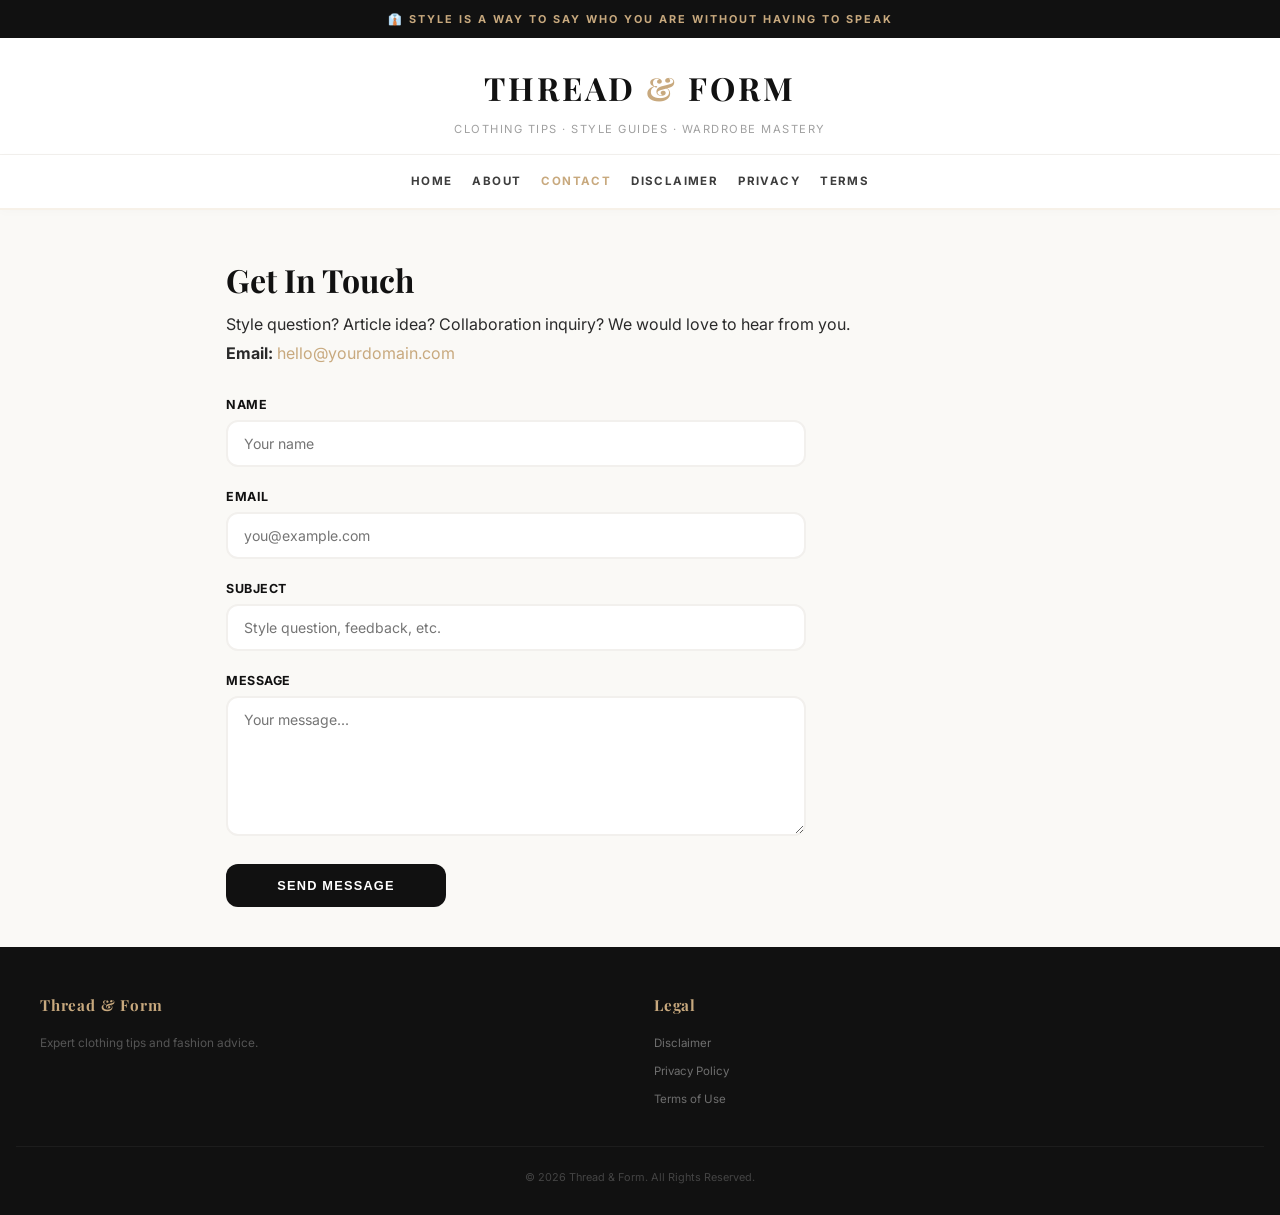
<file: public/contact.html>
<!DOCTYPE html>
<html lang="en">
<head>
  <meta charset="UTF-8"/><meta name="viewport" content="width=device-width,initial-scale=1.0,maximum-scale=5.0"/><meta http-equiv="X-UA-Compatible" content="IE=edge"/>
  <title>Contact — Thread &amp; Form</title>
  <meta name="description" content="Contact Thread & Form for style questions, article ideas, or collaboration."/>
  <meta name="robots" content="index,follow"/>
  <link rel="preconnect" href="https://fonts.googleapis.com"/><link rel="preconnect" href="https://fonts.gstatic.com" crossorigin/><link href="https://fonts.googleapis.com/css2?family=Playfair+Display:wght@400;700;900&family=Inter:wght@400;600;700;800&display=swap" rel="stylesheet"/>
  <link rel="stylesheet" href="style.css"/>
</head>
<body>
<div class="marquee">👔 Style is a way to say who you are without having to speak</div>
<header class="hdr"><div class="brand">Thread <em>&amp;</em> Form</div><div class="sub">Clothing Tips · Style Guides · Wardrobe Mastery</div></header>
<nav class="nav" role="navigation" aria-label="Main navigation"><a href="index.html">Home</a><a href="about.html">About</a><a href="contact.html" class="on">Contact</a><a href="disclaimer.html">Disclaimer</a><a href="privacy-policy.html">Privacy</a><a href="terms.html">Terms</a></nav>
<main class="slim" role="main">
  <h1 style="font-family:var(--heading);color:var(--black)">Get In Touch</h1>
  <p>Style question? Article idea? Collaboration inquiry? We would love to hear from you.</p>
  <p><strong>Email:</strong> <a href="mailto:hello@yourdomain.com">hello@yourdomain.com</a></p>
  <div class="cform" style="margin-top:24px">
    <form action="#" method="POST">
      <label for="n">Name</label><input type="text" id="n" name="name" placeholder="Your name" required/>
      <label for="e">Email</label><input type="email" id="e" name="email" placeholder="you@example.com" required/>
      <label for="s">Subject</label><input type="text" id="s" name="subject" placeholder="Style question, feedback, etc." required/>
      <label for="m">Message</label><textarea id="m" name="message" placeholder="Your message..." required></textarea>
      <button type="submit">Send Message</button>
    </form>
  </div>
</main>
<footer class="ftr" role="contentinfo"><div class="ftr-grid"><div class="ftr-col"><h4>Thread &amp; Form</h4><p>Expert clothing tips and fashion advice.</p></div><div class="ftr-col"><h4>Legal</h4><a href="disclaimer.html">Disclaimer</a><a href="privacy-policy.html">Privacy Policy</a><a href="terms.html">Terms of Use</a></div></div><div class="ftr-btm">&copy; 2026 Thread &amp; Form. All Rights Reserved.</div></footer>
</body>
</html>
</file>
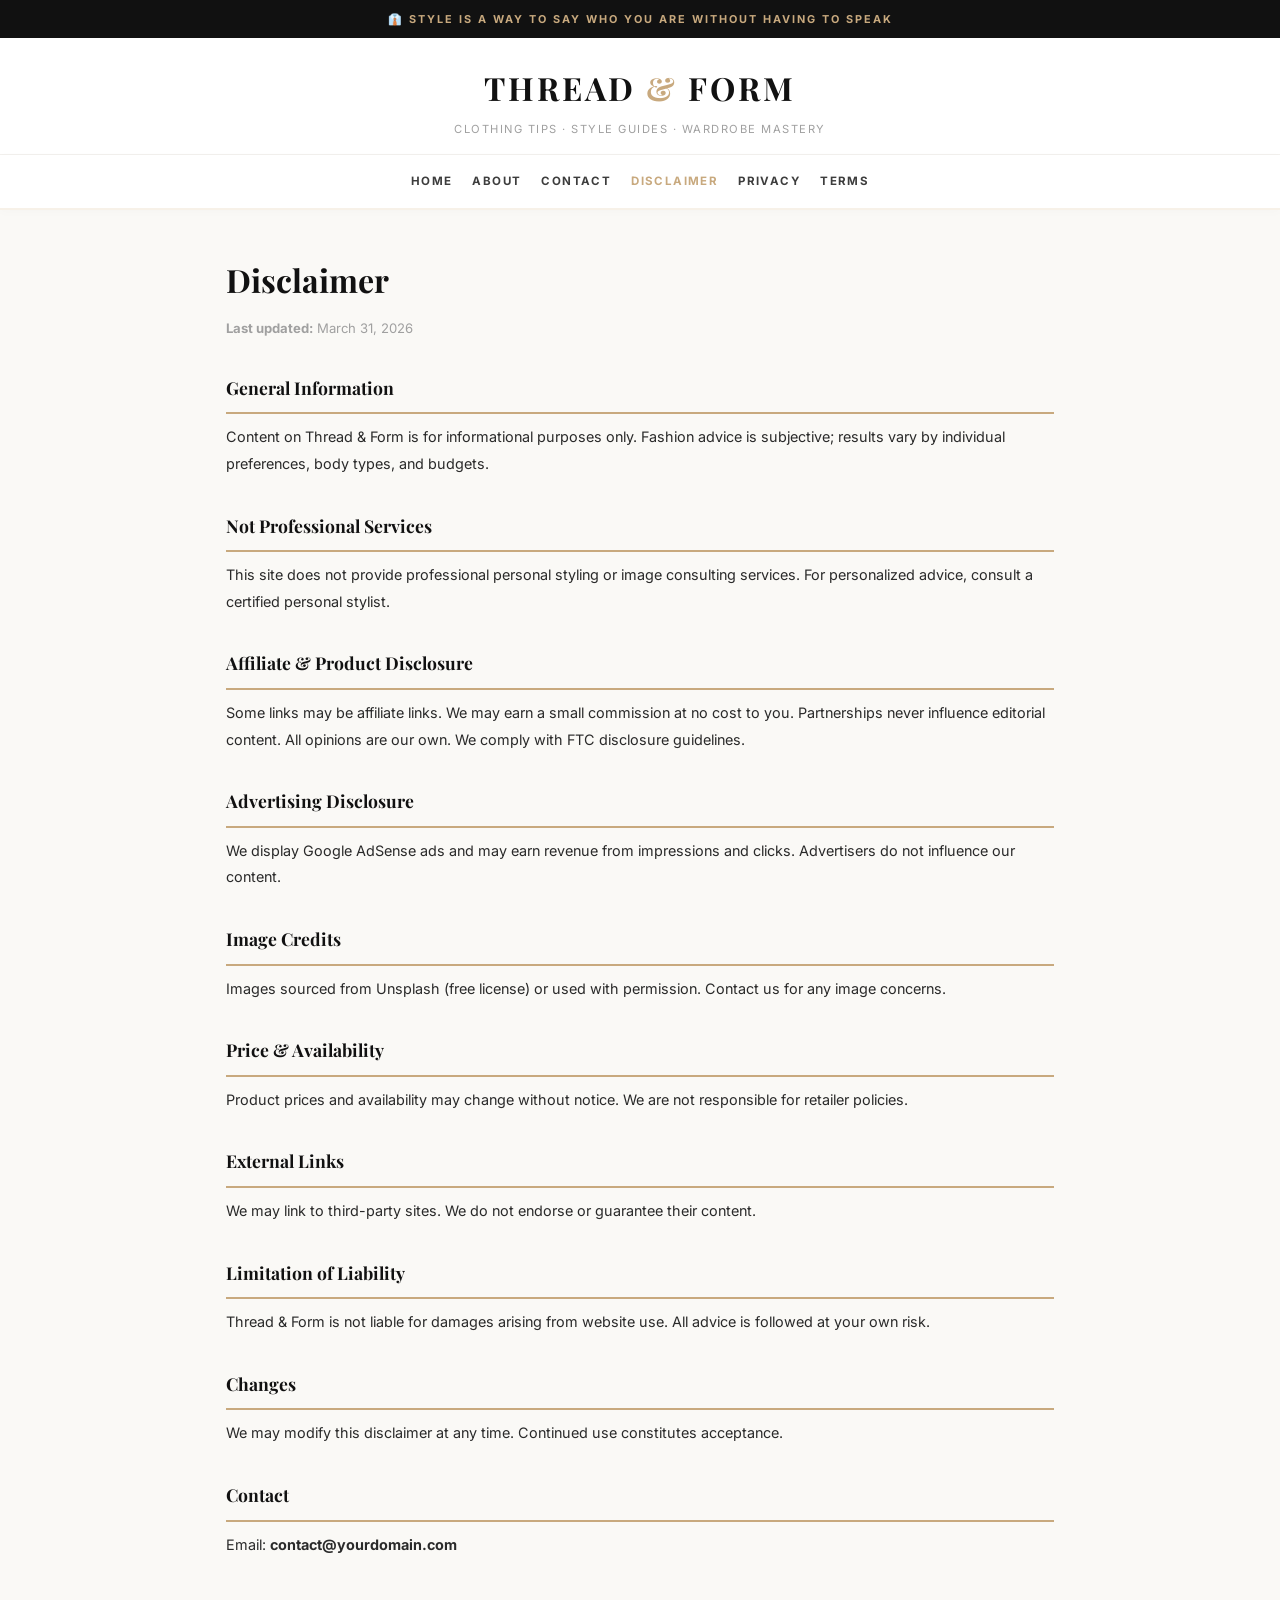
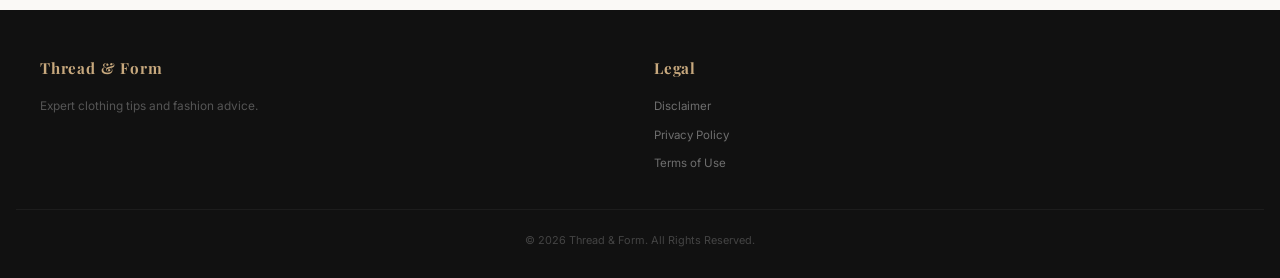
<file: public/disclaimer.html>
<!DOCTYPE html>
<html lang="en">
<head>
  <meta charset="UTF-8"/><meta name="viewport" content="width=device-width,initial-scale=1.0,maximum-scale=5.0"/><meta http-equiv="X-UA-Compatible" content="IE=edge"/>
  <title>Disclaimer — Thread &amp; Form</title>
  <meta name="description" content="Disclaimer for Thread & Form fashion and clothing tips website."/>
  <meta name="robots" content="noindex,follow"/>
  <link rel="preconnect" href="https://fonts.googleapis.com"/><link rel="preconnect" href="https://fonts.gstatic.com" crossorigin/><link href="https://fonts.googleapis.com/css2?family=Playfair+Display:wght@400;700;900&family=Inter:wght@400;600;700;800&display=swap" rel="stylesheet"/>
  <link rel="stylesheet" href="style.css"/>
</head>
<body>
<div class="marquee">👔 Style is a way to say who you are without having to speak</div>
<header class="hdr"><div class="brand">Thread <em>&amp;</em> Form</div><div class="sub">Clothing Tips · Style Guides · Wardrobe Mastery</div></header>
<nav class="nav" role="navigation" aria-label="Main navigation"><a href="index.html">Home</a><a href="about.html">About</a><a href="contact.html">Contact</a><a href="disclaimer.html" class="on">Disclaimer</a><a href="privacy-policy.html">Privacy</a><a href="terms.html">Terms</a></nav>
<main class="slim legal" role="main">
  <h1>Disclaimer</h1>
  <p class="upd"><strong>Last updated:</strong> March 31, 2026</p>
  <h2>General Information</h2><p>Content on Thread &amp; Form is for informational purposes only. Fashion advice is subjective; results vary by individual preferences, body types, and budgets.</p>
  <h2>Not Professional Services</h2><p>This site does not provide professional personal styling or image consulting services. For personalized advice, consult a certified personal stylist.</p>
  <h2>Affiliate &amp; Product Disclosure</h2><p>Some links may be affiliate links. We may earn a small commission at no cost to you. Partnerships never influence editorial content. All opinions are our own. We comply with FTC disclosure guidelines.</p>
  <h2>Advertising Disclosure</h2><p>We display Google AdSense ads and may earn revenue from impressions and clicks. Advertisers do not influence our content.</p>
  <h2>Image Credits</h2><p>Images sourced from Unsplash (free license) or used with permission. Contact us for any image concerns.</p>
  <h2>Price &amp; Availability</h2><p>Product prices and availability may change without notice. We are not responsible for retailer policies.</p>
  <h2>External Links</h2><p>We may link to third-party sites. We do not endorse or guarantee their content.</p>
  <h2>Limitation of Liability</h2><p>Thread &amp; Form is not liable for damages arising from website use. All advice is followed at your own risk.</p>
  <h2>Changes</h2><p>We may modify this disclaimer at any time. Continued use constitutes acceptance.</p>
  <h2>Contact</h2><p>Email: <strong>contact@yourdomain.com</strong></p>
</main>
<footer class="ftr" role="contentinfo"><div class="ftr-grid"><div class="ftr-col"><h4>Thread &amp; Form</h4><p>Expert clothing tips and fashion advice.</p></div><div class="ftr-col"><h4>Legal</h4><a href="disclaimer.html">Disclaimer</a><a href="privacy-policy.html">Privacy Policy</a><a href="terms.html">Terms of Use</a></div></div><div class="ftr-btm">&copy; 2026 Thread &amp; Form. All Rights Reserved.</div></footer>
</body>
</html>
</file>
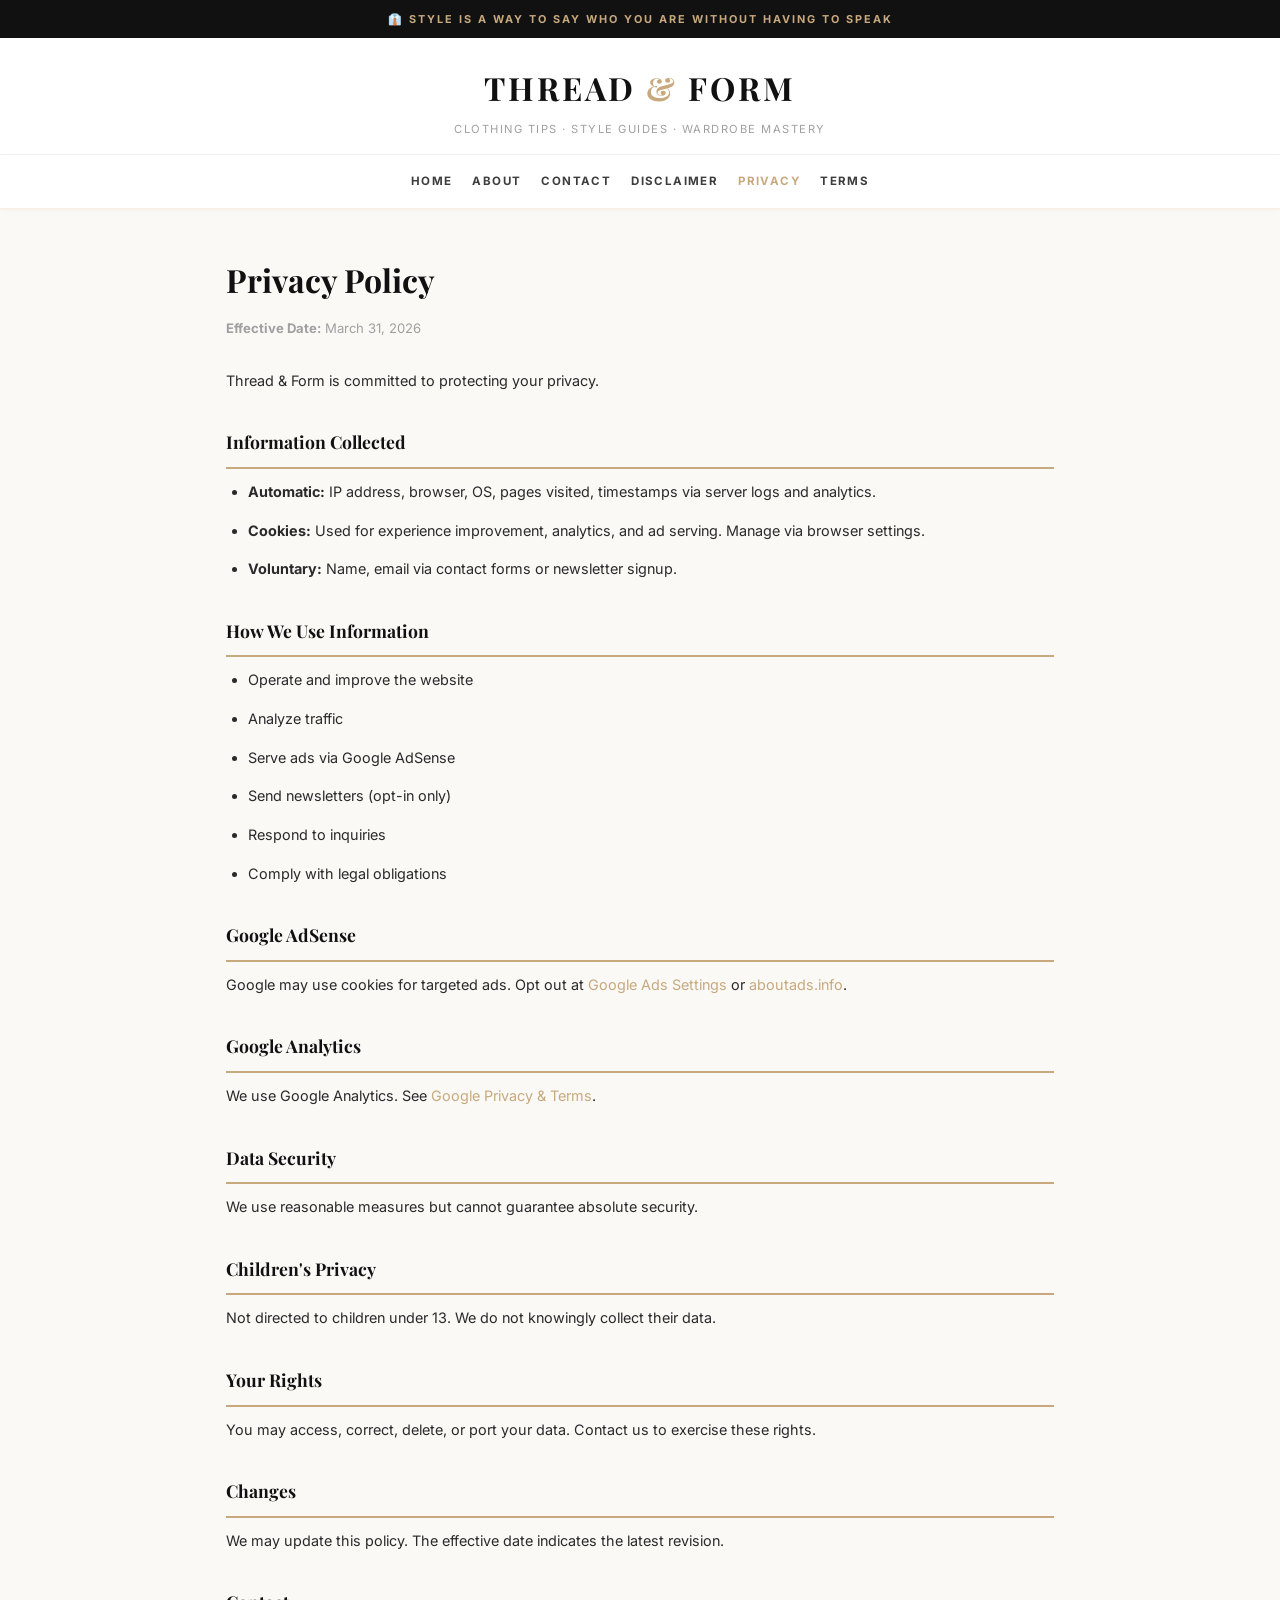
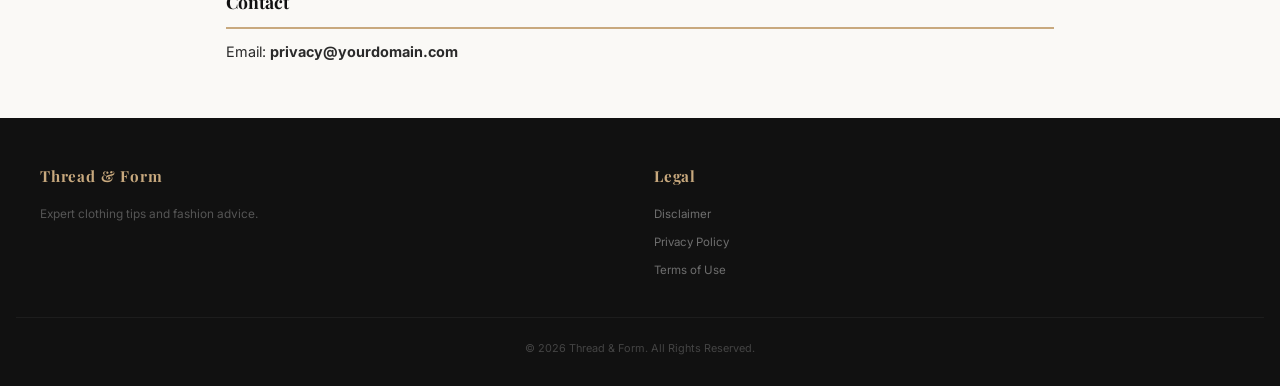
<file: public/privacy-policy.html>
<!DOCTYPE html>
<html lang="en">
<head>
  <meta charset="UTF-8"/><meta name="viewport" content="width=device-width,initial-scale=1.0,maximum-scale=5.0"/><meta http-equiv="X-UA-Compatible" content="IE=edge"/>
  <title>Privacy Policy — Thread &amp; Form</title>
  <meta name="description" content="Privacy Policy for Thread & Form. How we collect, use, and protect your information."/>
  <meta name="robots" content="noindex,follow"/>
  <link rel="preconnect" href="https://fonts.googleapis.com"/><link rel="preconnect" href="https://fonts.gstatic.com" crossorigin/><link href="https://fonts.googleapis.com/css2?family=Playfair+Display:wght@400;700;900&family=Inter:wght@400;600;700;800&display=swap" rel="stylesheet"/>
  <link rel="stylesheet" href="style.css"/>
</head>
<body>
<div class="marquee">👔 Style is a way to say who you are without having to speak</div>
<header class="hdr"><div class="brand">Thread <em>&amp;</em> Form</div><div class="sub">Clothing Tips · Style Guides · Wardrobe Mastery</div></header>
<nav class="nav" role="navigation" aria-label="Main navigation"><a href="index.html">Home</a><a href="about.html">About</a><a href="contact.html">Contact</a><a href="disclaimer.html">Disclaimer</a><a href="privacy-policy.html" class="on">Privacy</a><a href="terms.html">Terms</a></nav>
<main class="slim legal" role="main">
  <h1>Privacy Policy</h1>
  <p class="upd"><strong>Effective Date:</strong> March 31, 2026</p>
  <p>Thread &amp; Form is committed to protecting your privacy.</p>
  <h2>Information Collected</h2>
  <ul>
    <li><strong>Automatic:</strong> IP address, browser, OS, pages visited, timestamps via server logs and analytics.</li>
    <li><strong>Cookies:</strong> Used for experience improvement, analytics, and ad serving. Manage via browser settings.</li>
    <li><strong>Voluntary:</strong> Name, email via contact forms or newsletter signup.</li>
  </ul>
  <h2>How We Use Information</h2>
  <ul><li>Operate and improve the website</li><li>Analyze traffic</li><li>Serve ads via Google AdSense</li><li>Send newsletters (opt-in only)</li><li>Respond to inquiries</li><li>Comply with legal obligations</li></ul>
  <h2>Google AdSense</h2><p>Google may use cookies for targeted ads. Opt out at <a href="https://www.google.com/settings/ads" target="_blank" rel="noopener">Google Ads Settings</a> or <a href="https://optout.aboutads.info/" target="_blank" rel="noopener">aboutads.info</a>.</p>
  <h2>Google Analytics</h2><p>We use Google Analytics. See <a href="https://policies.google.com/privacy" target="_blank" rel="noopener">Google Privacy &amp; Terms</a>.</p>
  <h2>Data Security</h2><p>We use reasonable measures but cannot guarantee absolute security.</p>
  <h2>Children's Privacy</h2><p>Not directed to children under 13. We do not knowingly collect their data.</p>
  <h2>Your Rights</h2><p>You may access, correct, delete, or port your data. Contact us to exercise these rights.</p>
  <h2>Changes</h2><p>We may update this policy. The effective date indicates the latest revision.</p>
  <h2>Contact</h2><p>Email: <strong>privacy@yourdomain.com</strong></p>
</main>
<footer class="ftr" role="contentinfo"><div class="ftr-grid"><div class="ftr-col"><h4>Thread &amp; Form</h4><p>Expert clothing tips and fashion advice.</p></div><div class="ftr-col"><h4>Legal</h4><a href="disclaimer.html">Disclaimer</a><a href="privacy-policy.html">Privacy Policy</a><a href="terms.html">Terms of Use</a></div></div><div class="ftr-btm">&copy; 2026 Thread &amp; Form. All Rights Reserved.</div></footer>
</body>
</html>
</file>
<file: public/style.css>
/* ===== GOOGLE FONTS (add this to every HTML <head> too) ===== */
/* <link href="https://fonts.googleapis.com/css2?family=Playfair+Display:wght@400;700;900&family=Inter:wght@400;600;700;800&display=swap" rel="stylesheet"/> */

/* ===== RESET ===== */
*,*::before,*::after{box-sizing:border-box;margin:0;padding:0}
html{scroll-behavior:smooth;-webkit-text-size-adjust:100%;text-size-adjust:100%}

:root{
  --black:#111;
  --charcoal:#1e1e1e;
  --slate:#3d3d3d;
  --champagne:#c8a97e;
  --champagne-lt:#dfc5a0;
  --champagne-soft:#f7f1e8;
  --ivory:#faf9f6;
  --smoke:#f2f0ed;
  --white:#fff;
  --text:#2a2a2a;
  --text-mid:#636363;
  --text-muted:#a0a0a0;
  --heading:'Playfair Display',Georgia,'Times New Roman',serif;
  --body:'Inter','Segoe UI',Helvetica,Arial,sans-serif;
  --r:12px;
  --sh:0 5px 24px rgba(0,0,0,.045);
  --sh-lg:0 14px 44px rgba(0,0,0,.09);
  --tran:all .35s ease;
}

body{
  font-family:var(--body);
  font-size:16px;
  line-height:1.85;
  color:var(--text);
  background:var(--ivory);
  overflow-x:hidden;           /* PREVENT horizontal scroll on mobile */
  -webkit-font-smoothing:antialiased;
}

a{color:var(--champagne);text-decoration:none;transition:color .3s}
a:hover{color:var(--champagne-lt)}
img{max-width:100%;height:auto;display:block}

/* ===== MARQUEE ===== */
.marquee{
  background:var(--black);color:var(--champagne);
  text-align:center;padding:9px 16px;
  font-size:.68rem;font-weight:700;letter-spacing:2px;text-transform:uppercase;
  word-break:break-word;
}

/* ===== HEADER ===== */
.hdr{
  background:var(--white);
  border-bottom:1px solid var(--smoke);
  text-align:center;
  padding:20px 16px 14px;
}
.hdr .brand{
  font-family:var(--heading);font-size:2rem;font-weight:700;
  color:var(--black);letter-spacing:3px;text-transform:uppercase;
}
.hdr .brand em{font-style:normal;color:var(--champagne)}
.hdr .sub{font-size:.7rem;color:var(--text-muted);letter-spacing:1.5px;text-transform:uppercase;margin-top:2px}

/* ===== NAV — MOBILE-FIRST ===== */
.nav{
  background:var(--white);
  padding:12px 16px;
  text-align:center;
  position:sticky;top:0;z-index:999;
  border-bottom:2px solid var(--champagne-soft);
  box-shadow:0 2px 10px rgba(0,0,0,.02);
  display:flex;
  flex-wrap:wrap;
  justify-content:center;
  gap:6px 16px;
}
.nav a{
  color:var(--slate);
  font-size:.72rem;font-weight:700;
  text-transform:uppercase;letter-spacing:1.4px;
  padding:4px 2px;
  white-space:nowrap;
  transition:var(--tran);
}
.nav a:hover,.nav a.on{color:var(--champagne);text-decoration:none}

/* ===== CONTAINERS ===== */
.wrap{max-width:1200px;margin:0 auto;padding:40px 16px}
.slim{max-width:860px;margin:0 auto;padding:40px 16px}

/* ===== HERO ===== */
.hero{
  position:relative;
  min-height:70vh;
  display:flex;align-items:center;justify-content:center;
  text-align:center;
  background:linear-gradient(rgba(17,17,17,.6),rgba(17,17,17,.6)),
  url('https://images.unsplash.com/photo-1490481651871-ab68de25d43d?w=1400&q=80') center/cover no-repeat;
  color:var(--white);
  padding:40px 16px;
}
.hero-inner{max-width:660px;width:100%}
.hero-inner .overline{
  display:inline-block;
  border:1px solid var(--champagne);color:var(--champagne);
  padding:5px 16px;border-radius:30px;
  font-size:.6rem;font-weight:800;letter-spacing:2.5px;text-transform:uppercase;
  margin-bottom:18px;
}
.hero-inner h1{
  font-family:var(--heading);
  font-size:clamp(1.6rem, 5vw, 3rem);    /* FLUID FONT SIZE */
  line-height:1.15;margin-bottom:16px;letter-spacing:.5px;
}
.hero-inner p{
  font-size:clamp(.85rem, 2.5vw, 1rem);  /* FLUID */
  opacity:.88;margin-bottom:28px;
  max-width:520px;margin-left:auto;margin-right:auto;
}
.hero-inner .cta{
  display:inline-block;background:var(--champagne);color:var(--black);
  padding:14px 34px;border-radius:50px;font-weight:800;
  font-size:.76rem;text-transform:uppercase;letter-spacing:1.8px;
  transition:var(--tran);
}
.hero-inner .cta:hover{background:var(--champagne-lt);transform:scale(1.04);text-decoration:none}

/* ===== SECTION ===== */
.sec{text-align:center;margin-bottom:40px}
.sec .label{font-size:.64rem;font-weight:800;text-transform:uppercase;letter-spacing:2.5px;color:var(--champagne);margin-bottom:6px}
.sec h2{font-family:var(--heading);font-size:clamp(1.4rem,4vw,2rem);color:var(--black)}
.sec p{color:var(--text-mid);margin-top:6px;font-size:.88rem}

/* ===== AD ===== */
.ad{
  background:var(--smoke);border:2px dashed #d4cfc6;text-align:center;
  padding:14px;margin:30px 0;font-size:.72rem;color:var(--text-muted);border-radius:var(--r);
}

/* ===== GRID ===== */
.egrid{
  display:grid;
  grid-template-columns:repeat(auto-fill, minmax(min(100%, 340px), 1fr));  /* AUTO-RESPONSIVE */
  gap:28px;
}

/* ===== CARD ===== */
.card{
  background:var(--white);border-radius:var(--r);box-shadow:var(--sh);
  overflow:hidden;transition:var(--tran);border:1px solid #eee;
  display:flex;flex-direction:column;
}
.card:hover{transform:translateY(-5px);box-shadow:var(--sh-lg)}
.card .thumb{position:relative;overflow:hidden}
.card .thumb img{
  width:100%;
  height:240px;
  object-fit:cover;
  transition:transform .5s;
}
.card:hover .thumb img{transform:scale(1.04)}
.card .thumb .cat{
  position:absolute;top:12px;left:12px;
  background:var(--black);color:var(--champagne);
  font-size:.56rem;font-weight:800;padding:4px 12px;border-radius:20px;
  text-transform:uppercase;letter-spacing:1.2px;
}
.card-body{padding:22px;flex:1;display:flex;flex-direction:column}
.card-body h3{font-family:var(--heading);font-size:1.15rem;color:var(--black);margin-bottom:6px;line-height:1.3}
.card-body .meta{font-size:.68rem;color:var(--text-muted);margin-bottom:8px}
.card-body p{font-size:.84rem;color:var(--text-mid);margin-bottom:16px;flex:1}
.card-body .rdmore{
  align-self:flex-start;display:inline-block;color:var(--black);
  font-weight:800;font-size:.68rem;text-transform:uppercase;letter-spacing:1.5px;
  border-bottom:2px solid var(--champagne);padding-bottom:2px;transition:var(--tran);
}
.card-body .rdmore:hover{color:var(--champagne);text-decoration:none}

/* ===== TICKER ===== */
.ticker{
  display:grid;
  grid-template-columns:repeat(auto-fill, minmax(min(100%, 240px), 1fr));  /* AUTO-RESPONSIVE */
  gap:18px;margin:44px 0 10px;
}
.tick{
  background:var(--charcoal);color:var(--white);
  padding:28px 20px;border-radius:var(--r);text-align:center;
}
.tick .ico{font-size:2rem;margin-bottom:8px}
.tick h4{font-family:var(--heading);font-size:.95rem;color:var(--champagne);margin-bottom:5px}
.tick p{font-size:.76rem;opacity:.7;line-height:1.6}

/* ===== NEWSLETTER ===== */
.news{
  background:var(--black);color:var(--white);text-align:center;
  padding:48px 20px;border-radius:var(--r);margin:44px 0 0;
}
.news h2{font-family:var(--heading);font-size:clamp(1.2rem,3vw,1.7rem);margin-bottom:8px}
.news p{opacity:.75;margin-bottom:22px;font-size:.86rem}
.news form{display:flex;justify-content:center;gap:10px;flex-wrap:wrap}
.news input[type="email"]{
  padding:13px 18px;border:1px solid var(--slate);border-radius:8px;
  background:var(--charcoal);color:var(--white);font-size:.86rem;
  width:100%;max-width:320px;font-family:var(--body);
}
.news input::placeholder{color:var(--text-muted)}
.news button{
  padding:13px 28px;border:none;border-radius:8px;
  background:var(--champagne);color:var(--black);font-weight:800;font-size:.76rem;
  text-transform:uppercase;letter-spacing:1.2px;cursor:pointer;transition:var(--tran);
  white-space:nowrap;
}
.news button:hover{background:var(--champagne-lt)}

/* ===== ARTICLE PAGE ===== */
.a-hero{
  width:100%;
  height:clamp(220px, 50vw, 520px);  /* FLUID HEIGHT */
  object-fit:cover;
  border-radius:var(--r);margin-bottom:30px;box-shadow:var(--sh-lg);
}
.a-pg h1{
  font-family:var(--heading);
  font-size:clamp(1.5rem,5vw,2.4rem);  /* FLUID */
  color:var(--black);margin-bottom:8px;line-height:1.18;
}
.a-pg .bar{
  display:flex;flex-wrap:wrap;gap:12px 20px;
  font-size:.78rem;color:var(--text-muted);
  margin-bottom:24px;padding-bottom:18px;
  border-bottom:2px solid var(--smoke);
}
.a-pg h2{
  font-family:var(--heading);color:var(--black);
  margin:34px 0 12px;font-size:clamp(1.1rem,3vw,1.4rem);
  padding-left:14px;border-left:4px solid var(--champagne);
}
.a-pg h3{font-family:var(--heading);color:var(--slate);margin:26px 0 10px;font-size:1.05rem}
.a-pg p{margin-bottom:16px}
.a-pg ul,.a-pg ol{margin-left:24px;margin-bottom:18px}
.a-pg li{margin-bottom:9px}
.a-pg .callout{
  background:linear-gradient(135deg,var(--champagne-soft),var(--smoke));
  border-left:5px solid var(--champagne);
  padding:22px 24px;border-radius:var(--r);
  margin:28px 0;font-size:.88rem;line-height:1.85;
  overflow-wrap:break-word;
  word-break:break-word;
}
.a-pg .img-break{
  width:100%;
  height:clamp(180px,40vw,340px);
  object-fit:cover;border-radius:var(--r);margin:24px 0;box-shadow:var(--sh);
}
.crumb{font-size:.7rem;color:var(--text-muted);margin-bottom:24px}
.crumb a{color:var(--champagne)}
.backbtn{
  display:inline-block;background:var(--black);color:var(--white);
  padding:12px 28px;border-radius:8px;font-weight:800;font-size:.74rem;
  text-transform:uppercase;letter-spacing:1.2px;transition:var(--tran);
}
.backbtn:hover{background:var(--slate);text-decoration:none}

/* ===== LEGAL ===== */
.legal h1{font-family:var(--heading);color:var(--black);margin-bottom:6px;font-size:clamp(1.4rem,4vw,2rem)}
.legal .upd{color:var(--text-muted);margin-bottom:28px;font-size:.82rem}
.legal h2{font-family:var(--heading);color:var(--black);margin:32px 0 10px;font-size:1.1rem;border-bottom:2px solid var(--champagne);padding-bottom:8px}
.legal p,.legal li{margin-bottom:12px;font-size:.9rem}
.legal ul{margin-left:22px}

/* ===== ABOUT ===== */
.abt-split{
  display:grid;
  grid-template-columns:repeat(auto-fit, minmax(min(100%, 340px), 1fr));  /* AUTO-RESPONSIVE */
  gap:36px;align-items:center;margin-bottom:40px;
}
.abt-split img{border-radius:var(--r);box-shadow:var(--sh-lg);width:100%;height:clamp(240px,50vw,400px);object-fit:cover}
.abt-split h1{font-family:var(--heading);font-size:clamp(1.4rem,4vw,2.1rem);color:var(--black);margin-bottom:12px}

/* ===== CONTACT ===== */
.cform{max-width:580px}
.cform label{display:block;margin-bottom:4px;font-weight:700;font-size:.78rem;color:var(--black);letter-spacing:.5px;text-transform:uppercase}
.cform input,.cform textarea{
  width:100%;padding:13px 16px;border:2px solid var(--smoke);border-radius:var(--r);
  font-size:.88rem;font-family:var(--body);margin-bottom:18px;background:var(--white);transition:border-color .3s;
}
.cform input:focus,.cform textarea:focus{border-color:var(--champagne);outline:none}
.cform textarea{min-height:140px;resize:vertical}
.cform button{
  background:var(--black);color:var(--white);border:none;padding:14px 38px;border-radius:var(--r);
  font-weight:800;font-size:.8rem;text-transform:uppercase;letter-spacing:1.2px;cursor:pointer;transition:var(--tran);
  width:100%;max-width:220px;
}
.cform button:hover{background:var(--champagne);color:var(--black)}

/* ===== FOOTER ===== */
.ftr{background:var(--black);color:#6e6e6e;padding:44px 16px 28px;font-size:.8rem}
.ftr-grid{
  max-width:1200px;margin:0 auto;
  display:grid;
  grid-template-columns:repeat(auto-fit, minmax(min(100%, 200px), 1fr));  /* AUTO-RESPONSIVE */
  gap:28px;
}
.ftr-col h4{font-family:var(--heading);color:var(--champagne);margin-bottom:14px;font-size:.95rem;letter-spacing:.8px}
.ftr-col p{font-size:.74rem;color:#555;line-height:1.75}
.ftr-col a{color:#6e6e6e;display:block;margin-bottom:7px;font-size:.72rem}
.ftr-col a:hover{color:var(--champagne-lt)}
.ftr-btm{text-align:center;margin-top:28px;padding-top:20px;border-top:1px solid rgba(255,255,255,.05);font-size:.68rem;color:#444}

/* ==================================================
   RESPONSIVE OVERRIDES
   ================================================== */

/* ===== TABLET (max 992px) ===== */
@media(max-width:992px){
  .hdr .brand{font-size:1.7rem;letter-spacing:2px}
  .hero{min-height:50vh}
  .card .thumb img{height:220px}
}

/* ===== LARGE PHONE (max 768px) ===== */
@media(max-width:768px){
  .wrap,.slim{padding:28px 14px}
  .hdr{padding:16px 14px 12px}
  .hdr .brand{font-size:1.5rem;letter-spacing:1.5px}
  .hdr .sub{font-size:.62rem;letter-spacing:1px}
  .nav{padding:10px 10px;gap:4px 10px}
  .nav a{font-size:.64rem;letter-spacing:1px;padding:4px 0}
  .hero{min-height:auto;padding:60px 16px}
  .hero-inner .overline{font-size:.55rem;padding:4px 12px;letter-spacing:1.8px}
  .hero-inner .cta{padding:12px 26px;font-size:.72rem;letter-spacing:1.2px}
  .card .thumb img{height:200px}
  .card-body{padding:18px}
  .card-body h3{font-size:1.05rem}
  .sec h2{margin-bottom:6px}
  .ad{padding:12px;margin:22px 0;font-size:.68rem}
  .news{padding:36px 16px}
  .a-pg .bar{gap:8px 16px;font-size:.72rem}
  .a-pg .callout{padding:18px 16px;font-size:.84rem}
}

/* ===== SMALL PHONE (max 480px) ===== */
@media(max-width:480px){
  .marquee{font-size:.58rem;padding:7px 10px;letter-spacing:1.2px}
  .hdr .brand{font-size:1.3rem;letter-spacing:1px}
  .hdr .sub{font-size:.56rem}
  .nav{gap:3px 8px}
  .nav a{font-size:.58rem;letter-spacing:.8px}
  .hero{padding:44px 12px}
  .card .thumb img{height:180px}
  .card-body{padding:16px}
  .card-body h3{font-size:.98rem}
  .card-body p{font-size:.8rem}
  .card-body .rdmore{font-size:.62rem}
  .news input[type="email"]{width:100%;max-width:100%}
  .news button{width:100%;max-width:100%}
  .a-pg ul,.a-pg ol{margin-left:18px}
  .backbtn{padding:10px 22px;font-size:.7rem;width:100%;text-align:center}
  .cform button{width:100%;max-width:100%}
  .ftr{padding:32px 12px 20px}
  .ftr-col{text-align:center}
}

/* ===== VERY SMALL (max 360px) ===== */
@media(max-width:360px){
  .hdr .brand{font-size:1.1rem}
  .nav a{font-size:.52rem;letter-spacing:.6px;margin:0}
  .hero-inner .overline{display:none}
}
</file>
